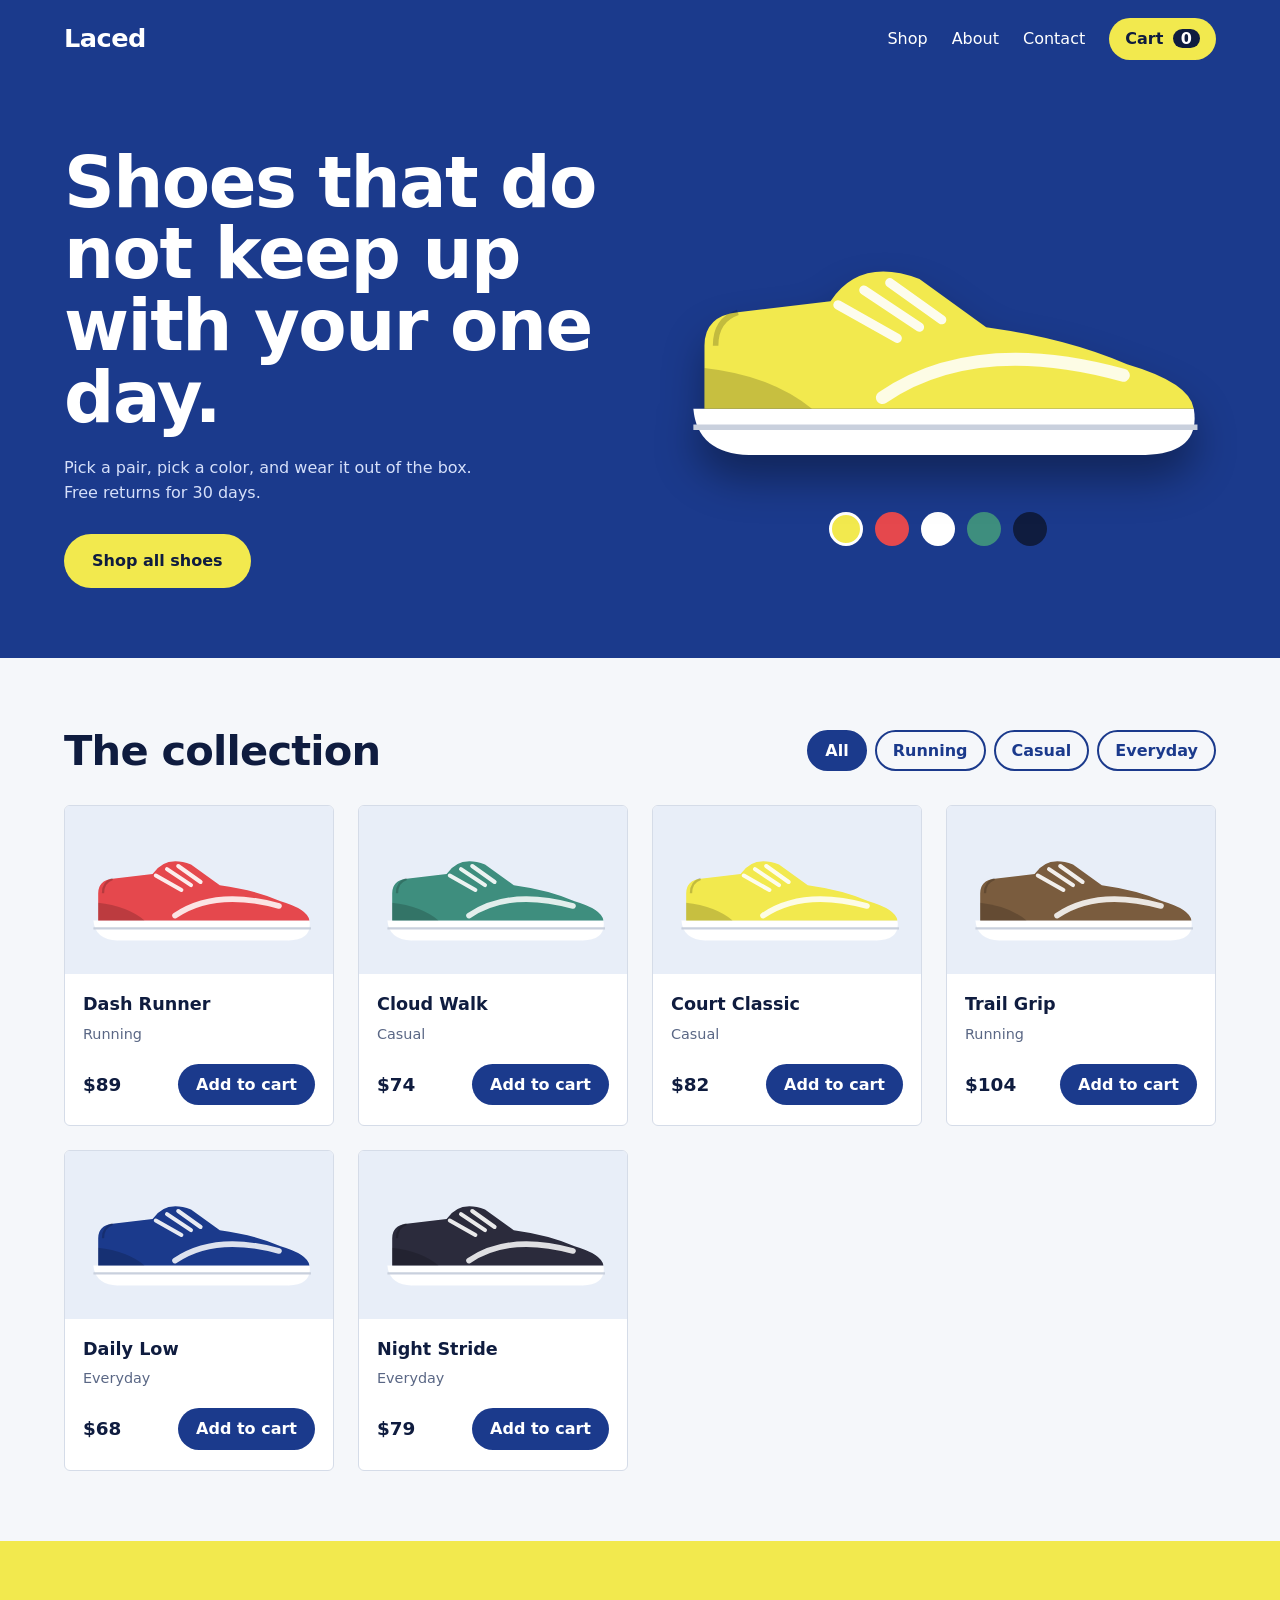
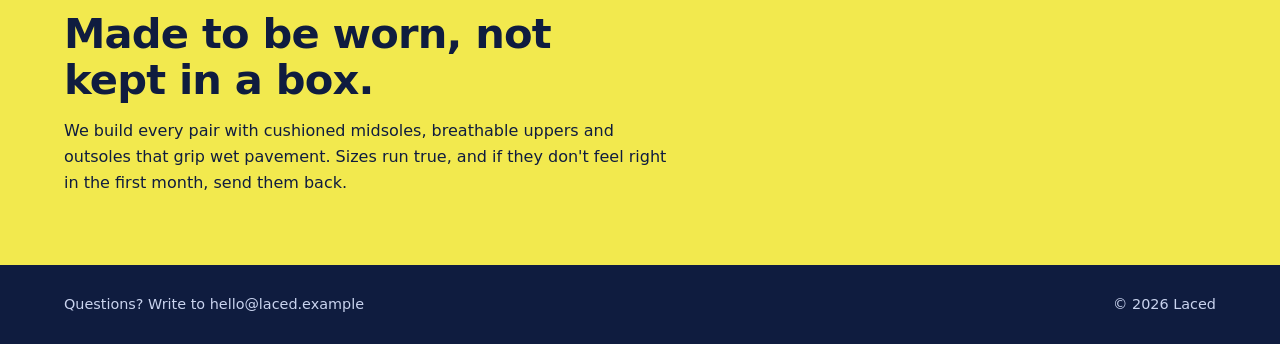
<file: index.html>
<!DOCTYPE html>
<html lang="en">
<head>
  <meta charset="UTF-8">
  <meta name="viewport" content="width=device-width, initial-scale=1">
  <title>Laced — Shoes for every pace</title>
  <link rel="stylesheet" href="style.css">
</head>
<body>
  <header class="top">
    <a class="logo" href="#">Laced</a>
    <nav>
      <a href="#shop">Shop</a>
      <a href="#about">About</a>
      <a href="#contact">Contact</a>
      <button class="cart" id="cartBtn" aria-label="Cart">Cart <span id="cartCount">0</span></button>
    </nav>
  </header>

  <main>
    <section class="hero">
      <div class="hero-text">
        <h1>Shoes that do not keep up with your one day.</h1>
        <p>Pick a pair, pick a color, and wear it out of the box. Free returns for 30 days.</p>
        <a class="btn" href="login.html">Shop all shoes</a>
      </div>
      <div class="hero-shoe">
        <div id="heroShoe" class="shoe-wrap"></div>
        <div class="swatches" id="swatches" aria-label="Choose a color"></div>
      </div>
    </section>

    <section id="shop" class="shop">
      <div class="shop-head">
        <h2>The collection</h2>
        <div class="filters" id="filters"></div>
      </div>
      <div class="grid" id="grid"></div>
    </section>

    <section id="about" class="about">
      <h2>Made to be worn, not kept in a box.</h2>
      <p>We build every pair with cushioned midsoles, breathable uppers and outsoles that grip wet pavement. Sizes run true, and if they don't feel right in the first month, send them back.</p>
    </section>
  </main>

  <footer id="contact">
    <p>Questions? Write to hello@laced.example</p>
    <p>© 2026 Laced</p>
  </footer>

  <div class="toast" id="toast" role="status"></div>
  <script src="script.js"></script>
</body>
</html>
</file>
<file: style.css>
:root{
  --cobalt:#1B3A8C; --deep:#0F1C3F; --lemon:#F2E94E; --paper:#F5F7FA; --line:#D5DCE8;
  --font:"Trebuchet MS","Segoe UI",system-ui,sans-serif;
}
*{box-sizing:border-box;margin:0;padding:0}
html{scroll-behavior:smooth}
body{font-family:var(--font);background:var(--paper);color:var(--deep);line-height:1.6}
a{color:inherit}
:focus-visible{outline:3px solid var(--lemon);outline-offset:3px}

.top{display:flex;justify-content:space-between;align-items:center;padding:18px 5vw;background:var(--cobalt);color:#fff;position:sticky;top:0;z-index:10}
.logo{font-size:1.6rem;font-weight:800;text-decoration:none;letter-spacing:-.5px}
nav{display:flex;gap:24px;align-items:center}
nav a{text-decoration:none}
nav a:hover{text-decoration:underline}
.cart{background:var(--lemon);color:var(--deep);border:0;border-radius:99px;padding:8px 16px;font:inherit;font-weight:700;cursor:pointer}
.cart span{background:var(--deep);color:#fff;border-radius:99px;padding:0 8px;margin-left:4px}

.hero{display:grid;grid-template-columns:1fr 1fr;gap:40px;align-items:center;padding:70px 5vw;background:var(--cobalt);color:#fff}
.hero h1{font-size:clamp(2.4rem,5.5vw,4.6rem);line-height:1.02;letter-spacing:-1.5px;margin-bottom:20px}
.hero p{max-width:42ch;margin-bottom:28px;color:#D6E0FA}
.btn{display:inline-block;background:var(--lemon);color:var(--deep);padding:14px 28px;border-radius:99px;font-weight:700;text-decoration:none;transition:transform .15s}
.btn:hover{transform:translateY(-2px)}
.hero-shoe{text-align:center}
.shoe-wrap svg{width:100%;max-width:560px;filter:drop-shadow(0 24px 20px rgba(0,0,0,.35));transition:transform .3s}
.shoe-wrap:hover svg{transform:rotate(-4deg) scale(1.03)}
.swatches{display:flex;gap:12px;justify-content:center;margin-top:18px}
.swatch{width:34px;height:34px;border-radius:50%;border:3px solid transparent;cursor:pointer}
.swatch.on{border-color:#fff}

.shop,.about{padding:70px 5vw}
.shop-head{display:flex;flex-wrap:wrap;justify-content:space-between;align-items:center;gap:16px;margin-bottom:32px}
h2{font-size:clamp(1.7rem,3.4vw,2.6rem);letter-spacing:-.8px;line-height:1.1}
.filters{display:flex;gap:8px;flex-wrap:wrap}
.filters button{border:2px solid var(--cobalt);background:transparent;color:var(--cobalt);padding:6px 16px;border-radius:99px;font:inherit;font-weight:600;cursor:pointer}
.filters button.on{background:var(--cobalt);color:#fff}

.grid{display:grid;grid-template-columns:repeat(auto-fill,minmax(250px,1fr));gap:24px}
.card{background:#fff;border:1px solid var(--line);border-radius:6px;overflow:hidden;display:flex;flex-direction:column}
.card .pic{background:#E8EEF8;padding:20px 14px}
.card .pic svg{width:100%;display:block}
.card .info{padding:16px 18px 20px;display:flex;flex-direction:column;gap:4px;flex:1}
.card h3{font-size:1.1rem}
.card .type{color:#5A6785;font-size:.9rem}
.card .row{display:flex;justify-content:space-between;align-items:center;margin-top:auto;padding-top:14px}
.price{font-weight:800;font-size:1.15rem}
.add{background:var(--cobalt);color:#fff;border:0;border-radius:99px;padding:8px 18px;font:inherit;font-weight:600;cursor:pointer}
.add:hover{background:var(--deep)}

.about{background:var(--lemon);}
.about h2{max-width:20ch;margin-bottom:16px}
.about p{max-width:60ch}

footer{display:flex;justify-content:space-between;flex-wrap:wrap;gap:8px;padding:28px 5vw;background:var(--deep);color:#C9D3EE;font-size:.9rem}

.toast{position:fixed;bottom:24px;left:50%;transform:translate(-50%,80px);background:var(--deep);color:#fff;padding:12px 22px;border-radius:99px;opacity:0;transition:.3s;pointer-events:none}
.toast.show{transform:translate(-50%,0);opacity:1}

@media (max-width:760px){
  .hero{grid-template-columns:1fr;padding:44px 5vw}
  nav{gap:14px;font-size:.9rem}
}
@media (prefers-reduced-motion:reduce){*{transition:none!important;scroll-behavior:auto}}
</file>
